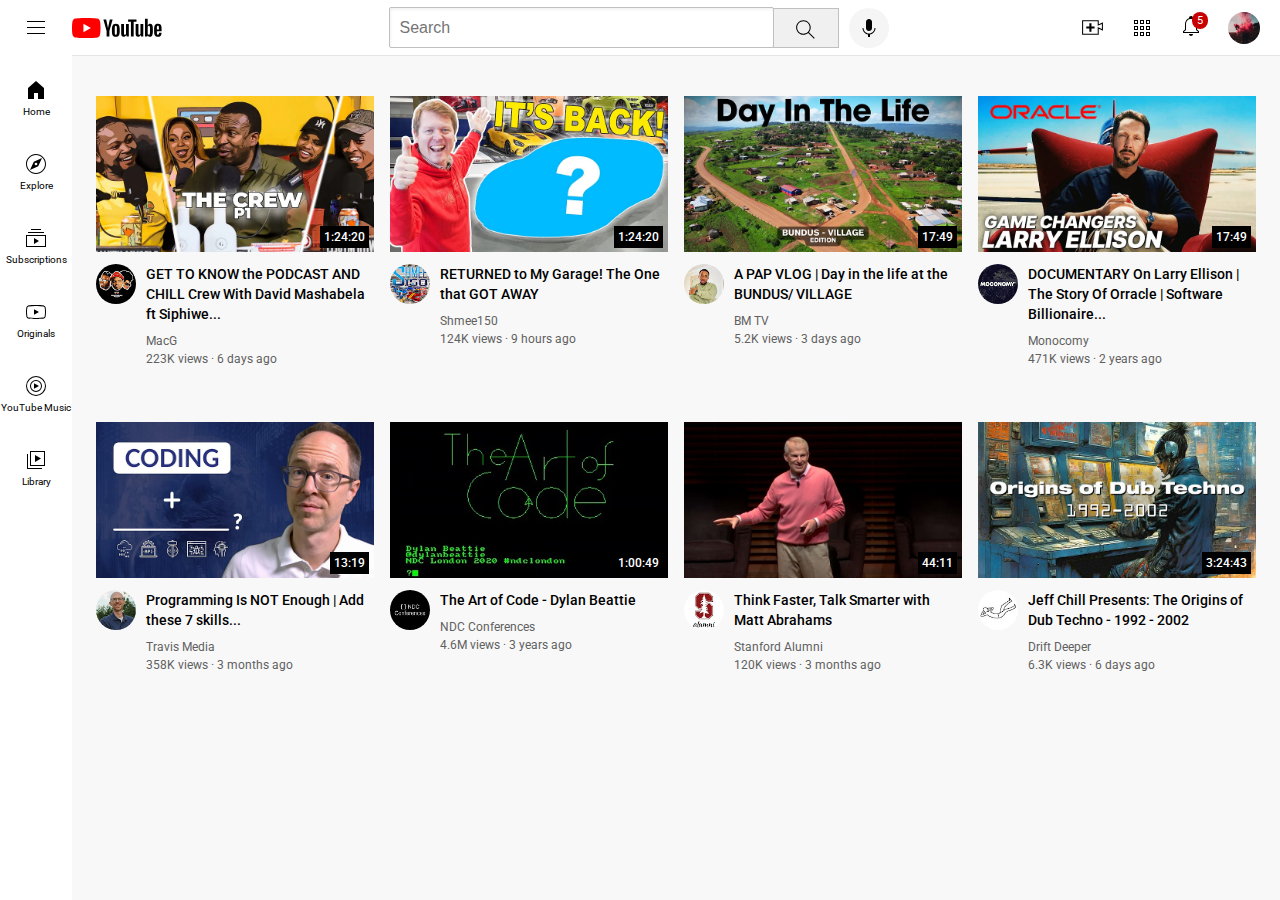
<file: index.html>
<!DOCTYPE html>
<html lang="en">
  <head>
    <meta charset="UTF-8" />
    <meta name="viewport" content="width=device-width, initial-scale=1.0" />
    <title>Youtube.com Clone</title>
    <link rel="preconnect" href="https://fonts.googleapis.com" />
    <link rel="preconnect" href="https://fonts.gstatic.com" crossorigin />
    <link
      href="https://fonts.googleapis.com/css2?family=Roboto:wght@400;500;700&display=swap"
      rel="stylesheet"
    />
    <link
      rel="stylesheet"
      href="https://fonts.googleapis.com/css2?family=Material+Symbols+Outlined:opsz,wght,FILL,GRAD@20..48,100..700,0..1,-50..200"
    />
    <link
      rel="stylesheet"
      href="https://fonts.googleapis.com/css2?family=Material+Symbols+Outlined:opsz,wght,FILL,GRAD@24,400,1,0"
    />

    <link rel="stylesheet" href="styles/general.css" />
    <link rel="stylesheet" href="styles/header.css" />
    <link rel="stylesheet" href="styles/video.css" />
    <link rel="stylesheet" href="styles/sidebar.css " />
  </head>

  <body>
    <header class="header">
      <div class="left-section">
        <img
          class="hamburger-menu"
          src="icons/hamburger-menu.svg"
          alt="Menu button"
        />
        <img
          class="youtube-logo"
          src="icons/youtube-logo.svg"
          alt="YouTube logo"
        />
      </div>
      <div class="middle-section">
        <input class="search-bar" type="text" placeholder="Search" />
        <button class="search-button">
          <img class="search-icon" src="icons/search.svg" alt="Search button" />
          <div class="tooltip">Search</div>
        </button>
        <button class="voice-search-button">
          <img
            class="voice-search-icon"
            src="icons/voice-search-icon.svg"
            alt="Voice search icon"
          />
          <div class="tooltip">Search with your voice</div>
        </button>
      </div>
      <div class="right-section">
        <div class="upload-icon-container">
          <img class="upload-icon" src="icons/upload.svg" alt="Upload icon" />
          <div class="tooltip">Create</div>
        </div>

        <img
          class="youtube-apps-icon"
          src="icons/youtube-apps.svg"
          alt="YouTube Apps icon"
        />
        <div class="notifications-icon-container">
          <img
            class="notifications-icon"
            src="icons/notifications.svg"
            alt="Notifications icon"
          />
          <div class="notifications-count">5</div>
        </div>
        <img
          class="current-user-picture"
          src="profilePictures/myProfilePicture_profile.jpg"
          alt="My channel profile picture"
        />
      </div>
    </header>

    <nav class="sidebar">
      <div class="sidebar-link">
        <img src="icons/home.svg" alt="home icon" />
        <div>Home</div>
      </div>
      <div class="sidebar-link">
        <img src="icons/explore.svg" alt="explore icon" />
        <div>Explore</div>
      </div>
      <div class="sidebar-link">
        <img src="icons/subscriptions.svg" alt="subscriptions icon" />
        <div>Subscriptions</div>
      </div>
      <div class="sidebar-link">
        <img src="icons/originals.svg" alt="originals icon" />
        <div>Originals</div>
      </div>
      <div class="sidebar-link">
        <img src="icons/youtube-music.svg" alt="youtube-music icon" />
        <div>YouTube Music</div>
      </div>
      <div class="sidebar-link">
        <img src="icons/library.svg" alt="library icon" />
        <div>Library</div>
      </div>
    </nav>

    <main class="video-grid">
      <div class="video-preview">
        <div class="thumbnail-row">
          <img class="thumbnail" src="thumbnails/podcast and chill.webp" />
          <div class="video-time">1:24:20</div>
        </div>
        <div class="video-info-grid">
          <div class="channel-picture">
            <img
              class="profile-picture"
              src="profilePictures/podcast and chill.jpg"
            />
          </div>
          <div class="video-info">
            <p class="video-title">
              GET TO KNOW the PODCAST AND CHILL Crew With David Mashabela ft
              Siphiwe...
            </p>
            <p class="video-author">MacG</p>
            <p class="video-stats">223K views &#183; 6 days ago</p>
          </div>
        </div>
      </div>
      <div class="video-preview">
        <div class="thumbnail-row">
          <img class="thumbnail" src="thumbnails/shmee.webp" />
          <div class="video-time">1:24:20</div>
        </div>
        <div class="video-info-grid">
          <div class="channel-picture">
            <img
              class="profile-picture"
              src="profilePictures/shmee profile pic.jpg"
            />
          </div>
          <div class="video-info">
            <p class="video-title">
              RETURNED to My Garage! The One that GOT AWAY
            </p>
            <p class="video-author">Shmee150</p>
            <p class="video-stats">124K views &#183; 9 hours ago</p>
          </div>
        </div>
      </div>

      <div class="video-preview">
        <div class="thumbnail-row">
          <img class="thumbnail" src="thumbnails/buma.webp" />
          <div class="video-time">17:49</div>
        </div>
        <div class="video-info-grid">
          <div class="channel-picture">
            <img
              class="profile-picture"
              src="profilePictures/buma_profile.jpg"
            />
          </div>
          <div class="video-info">
            <p class="video-title">
              A PAP VLOG | Day in the life at the BUNDUS/ VILLAGE
            </p>
            <p class="video-author">BM TV</p>
            <p class="video-stats">5.2K views &#183; 3 days ago</p>
          </div>
        </div>
      </div>

      <div class="video-preview">
        <div class="thumbnail-row">
          <img class="thumbnail" src="thumbnails/Oracle Game Changers.webp" />
          <div class="video-time">17:49</div>
        </div>
        <div class="video-info-grid">
          <div class="channel-picture">
            <img
              class="profile-picture"
              src="profilePictures/Moconomy_profile.jpg"
            />
          </div>
          <div class="video-info">
            <p class="video-title">
              DOCUMENTARY On Larry Ellison | The Story Of Orracle | Software
              Billionaire...
            </p>
            <p class="video-author">Monocomy</p>
            <p class="video-stats">471K views &#183; 2 years ago</p>
          </div>
        </div>
      </div>

      <div class="video-preview">
        <div class="thumbnail-row">
          <img class="thumbnail" src="thumbnails/coding plus.webp" />
          <div class="video-time">13:19</div>
        </div>
        <div class="video-info-grid">
          <div class="channel-picture">
            <img
              class="profile-picture"
              src="profilePictures/Travis Media profile.jpg"
            />
          </div>
          <div class="video-info">
            <p class="video-title">
              Programming Is NOT Enough | Add these 7 skills...
            </p>
            <p class="video-author">Travis Media</p>
            <p class="video-stats">358K views &#183; 3 months ago</p>
          </div>
        </div>
      </div>

      <div class="video-preview">
        <div class="thumbnail-row">
          <img class="thumbnail" src="thumbnails/the art of code.webp" />
          <div class="video-time">1:00:49</div>
        </div>
        <div class="video-info-grid">
          <div class="channel-picture">
            <img
              class="profile-picture"
              src="profilePictures/NDC Conferences profile picture.jpg"
            />
          </div>
          <div class="video-info">
            <p class="video-title">The Art of Code - Dylan Beattie</p>
            <p class="video-author">NDC Conferences</p>
            <p class="video-stats">4.6M views &#183; 3 years ago</p>
          </div>
        </div>
      </div>

      <div class="video-preview">
        <div class="thumbnail-row">
          <img class="thumbnail" src="thumbnails/Stanford Alumni.jpg" />
          <div class="video-time">44:11</div>
        </div>
        <div class="video-info-grid">
          <div class="channel-picture">
            <img
              class="profile-picture"
              src="profilePictures/Stanford Alumni.jpg"
            />
          </div>
          <div class="video-info">
            <p class="video-title">
              Think Faster, Talk Smarter with Matt Abrahams
            </p>
            <p class="video-author">Stanford Alumni</p>
            <p class="video-stats">120K views &#183; 3 months ago</p>
          </div>
        </div>
      </div>

      <div class="video-preview">
        <div class="thumbnail-row">
          <img class="thumbnail" src="thumbnails/Drift Deeper.webp" />
          <div class="video-time">3:24:43</div>
        </div>
        <div class="video-info-grid">
          <div class="channel-picture">
            <img
              class="profile-picture"
              src="profilePictures/Drift Deeper.jpg"
            />
          </div>
          <div class="video-info">
            <p class="video-title">
              Jeff Chill Presents: The Origins of Dub Techno - 1992 - 2002
            </p>
            <p class="video-author">Drift Deeper</p>
            <p class="video-stats">6.3K views &#183; 6 days ago</p>
          </div>
        </div>
      </div>
    </main>
  </body>
</html>
</file>
<file: styles/general.css>
p {
    margin-top: 0;
    margin-bottom: 0;
}

body {
    font-family: Roboto, Arial;
    margin: 0;
    padding-top: 80px;
    padding-left: 96px;
    padding-right: 24px;
    background-color: rgb(248, 248, 248);
}
</file>
<file: styles/header.css>
.header {
    height: 55px;
    display: flex;
    flex-direction: row;
    justify-content: space-between;

    position: fixed;
    top: 0;
    left: 0;
    right: 0;
    z-index: 100;

    background-color: white;
    border-bottom-width: 1px;
    border-bottom-style: solid;
    border-bottom-color: rgb(228, 228, 228);
}

.left-section {
    display: flex;
    align-items: center;
}

.hamburger-menu {
    height: 24px;
    margin-left: 24px;
    margin-right: 24px;
}

.youtube-logo {
    height: 20px;
}

.middle-section {
    flex: 1;
    margin-left: 70px;
    margin-right: 35px;
    max-width: 500px;
    display: flex;
    align-items: center;
}

.search-bar {
    flex: 1;
    height: 36.5px;
    padding-left: 10px;
    font-size: 16px;
    border: 1px solid rgb(192, 192, 192);
    border-radius: 2px;
    box-shadow: inset 1px 2px 3px rgba(0, 0, 0, 0.05);
    width: 0;
}

.search-bar::placeholder {
    font-size: 16px;
}

.search-button {
    height: 40px;
    width: 66px;
    background-color: rgb(240, 240, 240);
    border-width: 1px;
    border-style: solid;
    border-color: rgb(192, 192, 192);
    margin-left: -1px;
    margin-right: 10px;
}

.search-icon {
    height: 25px; 
    margin-top: 4px;
}

.search-button, 
.voice-search-button, 
.upload-icon-container {
    display: flex;
    justify-content: center;
    align-items: center;
    position: relative;
}

.search-button .tooltip,
.voice-search-button .tooltip,
.upload-icon-container .tooltip {
    position: absolute;
    background-color: gray;
    color: white;
    padding-top: 4px;
    padding-bottom: 4px;
    padding-left: 8px;
    padding-right: 8px;
    border-radius: 2px;
    font-size: 12px;
    bottom: -30;
    opacity: 0;
    transition: opacity 0.15s;
    pointer-events: none;
    white-space: nowrap;
}


.search-button:hover .tooltip,
.voice-search-button:hover .tooltip, 
.upload-icon-container:hover .tooltip {
    opacity: 1;
    margin-top: 75px;
}

.voice-search-button {
    height: 40px;
    width: 40px;
    border-radius: 20px;
    border: none;
    background-color: rgb(245, 245, 245);
}
    
.voice-search-icon {
    height: 24px;
}

.right-section {
    width: 180px;
    margin-right: 20px;
    display: flex;
    align-items: center;
    justify-content: space-between;
    flex-shrink: 0;
}

.upload-icon {
    height: 25px;
}

.youtube-apps-icon {
    height: 24px;
}

.notifications-icon {
    height: 24px;
}

.notifications-icon-container {
    position: relative;
}

.notifications-count {
    position: absolute;
    top: -2px;
    right: -5px;
    background-color: rgb(200, 0, 0);
    color: white; 
    font-size: 11px;
    padding-left: 5px;
    padding-right: 5px;
    padding-top: 2px;
    padding-bottom: 2px;
    border-radius: 10px;
}
.current-user-picture {
    height: 32px;
    border-radius: 16px;
}
</file>
<file: styles/video.css>
.thumbnail {
    width: 100%;
    margin-top: 16px;
}

.video-title {
    margin-top: 0;
    font-size: 14px;
    font-weight: 500;
    line-height: 20px;
    margin-bottom: 10px;
}

.video-info-grid {
    display: grid;
    grid-template-columns: 50px 1fr;
}

.profile-picture {
    width: 40px;
    border-radius: 36px;
}

.thumbnail-row {
    margin-bottom: 8px;
    position: relative;
    
}

.video-author,
.video-stats {
    font-size: 12px;
    color: rgb(96, 96, 96);
}

.video-author {
    margin-bottom: 4px;
}

.video-grid {
    display: grid;
    grid-template-columns: 1fr 1fr 1fr;
    column-gap: 16px;
    row-gap: 40px;
}

@media (max-width: 750px) {
    .video-grid {
        grid-template-columns: 1fr 1fr;
    }
}

@media (min-width: 751px) and (max-width: 999px) {
    .video-grid {
        grid-template-columns: 1fr 1fr 1fr;
    }
}

@media (min-width: 1000px) {
    .video-grid {
        grid-template-columns: 1fr 1fr 1fr 1fr;
    }
}

.video-time {
    font-size: 12px;
    font-weight: 500;
    padding: 4px;
    background-color: black;
    color: white;
    position: absolute;
    bottom: 8px;
    right: 5px;
}
</file>
<file: styles/sidebar.css>
.sidebar {
    position: fixed;
    left: 0;
    bottom: 0;
    top: 55px;
    background-color: white;
    width: 72px;
    z-index: 200;
    padding-top: 5px;
}

.sidebar-link {
    height: 74px;
    display: flex;
    justify-content: center;
    align-items: center;
    flex-direction: column;
    cursor: pointer;
}

.sidebar-link:hover {
    background-color: rgb(235, 235, 235);
}

.sidebar-link img {
    height: 24px;
    margin-bottom: 4px;
}

.sidebar-link div {
    font-size: 10px;
}
</file>
